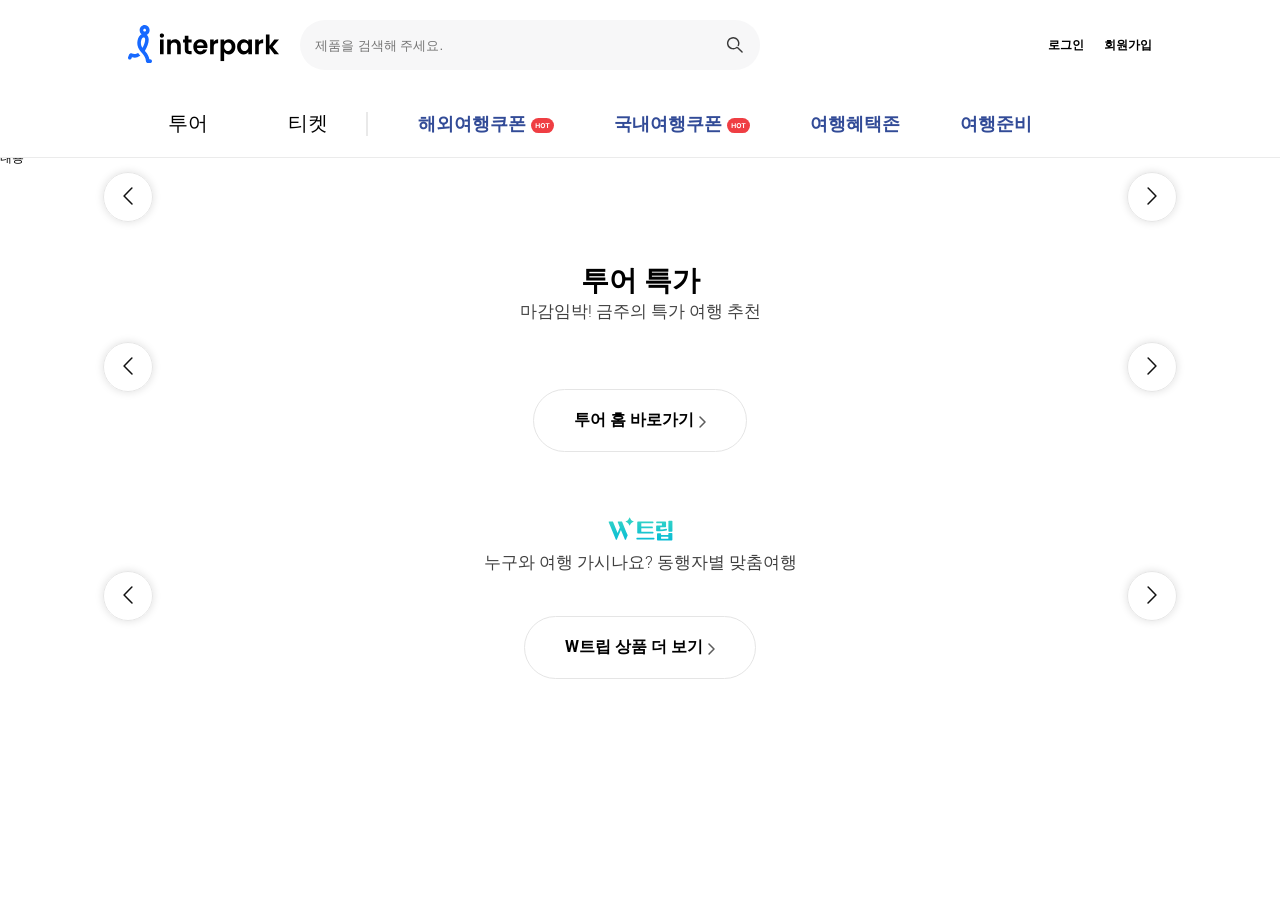
<file: public/index.html>
<!DOCTYPE html>
<html lang="ko">
  <head>
    <meta charset="UTF-8" />
    <meta name="viewport" content="width=device-width, initial-scale=1.0" />
    <title>나의 til</title>
    <!-- 외부라이브러리 -->
    <link
      rel="stylesheet"
      href="https://cdn.jsdelivr.net/npm/swiper@11/swiper-bundle.min.css"
    />
    <script src="https://cdn.jsdelivr.net/npm/swiper@11/swiper-bundle.min.js"></script>

    <link rel="stylesheet" href="css/common.css" />
    <link rel="stylesheet" href="css/header.css" />
    <link rel="stylesheet" href="css/banner.css" />
    <link rel="stylesheet" href="css/tour.css" />
    <link rel="stylesheet" href="css/trip.css" />

    <!-- js 초기 코드  -->
    <script src="js/index.js"></script>
    <script src="js/header.js"></script>
    <script src="js/banner.js"></script>
    <script src="js/tour.js"></script>
    <!-- <script src="js/trip.js"></script> -->
  </head>

  <body>
    <!-- 전체 레이아웃  -->
    <div class="wrap">
      <!-- 상단 -->
      <header class="header">
        <div class="layout">
          <!-- 상단의 위 -->
          <div class="header_top">
            <div class="header_top_left">
              <!-- 로고 -->
              <div class="logo">
                <a href="http://www.interpark.com" target="_blank">
                  <img src="images/logo.svg" alt="로고" title="인터파크" />
                </a>
              </div>
              <!-- 제품검색 -->
              <div class="search">
                <!-- 제품 검색 API 연동 -->
                <form class="search_form">
                  <input
                    class="search_form_word"
                    type="text"
                    placeholder="제품을 검색해 주세요."
                  />
                  <input
                    class="search_form_button"
                    type="submit"
                    value="검색"
                  />
                </form>
              </div>
            </div>
            <div class="header_top_right">
              <ul class="member">
                <li><a href="#">로그인</a></li>
                <li><a href="#">회원가입</a></li>
              </ul>
            </div>
          </div>
          <!-- 상단의 아래 -->
          <div class="header_bottom">
            <div class="header_bottom_nav">
              <ul class="nav">
                <li class="home"><a href="#" class="focus">홈</a></li>
                <li><a href="#">투어</a></li>
                <li><a href="#">티켓</a></li>
              </ul>
            </div>
            <div class="header_bottom_eventmenu">
              <ul class="cupon">
                <li>
                  <a href="#">
                    해외여행쿠폰
                    <img
                      src="images/badge_hot.svg"
                      alt="해외여행쿠폰"
                      title="해외여행쿠폰"
                    />
                  </a>
                </li>
                <li>
                  <a href="#">
                    국내여행쿠폰
                    <img
                      src="images/badge_hot.svg"
                      alt="국내여행쿠폰"
                      title="국내여행쿠폰"
                    />
                  </a>
                </li>
                <li><a href="#">여행혜택존</a></li>
                <li><a href="#">여행준비</a></li>
              </ul>
            </div>
          </div>
        </div>
      </header>
      <!-- 모바일 상단 -->
      <div class="m_header">
        <div class="m_header_menu">
          <a href="#">홈</a>
          <a href="#">투어</a>
          <a href="#">티켓</a>
        </div>
        <div class="m_header_search">
          <a href="#">
            <img src="images/btn_search.svg" alt="제품검색" />
          </a>
        </div>
      </div>
      <!-- 메인 -->
      <main class="main">
        <!-- 안내창-->
        <div class="popup">
          <div class="popup_content">내용</div>
        </div>
        <!-- 자연스러운 반응형 계산법 -->
        <div class="layout">
          <!-- Banner -->
          <div class="banner">
            <!-- 절대로 swiper 단어 고치지 않는다 -->
            <div class="swiper sw_banner">
              <div class="swiper-wrapper">
                <!-- API 연동 -->
              </div>
            </div>

            <div class="swiper-pagination sw_banner_pg"></div>

            <button class="slide_bt banner_prev slide_bt_left">
              <img src="images/slider_arrow.svg" alt="left" title="left" />
            </button>

            <button class="slide_bt banner_next slide_bt_right">
              <img src="images/slider_arrow.svg" alt="right" title="right" />
            </button>
          </div>
          <!-- Tour -->
          <div class="tour">
            <div class="section_top">
              <h2 class="section_title">투어 특가</h2>
              <span class="section_desc">마감임박! 금주의 특가 여행 추천</span>
            </div>
            <div class="section_list">
              <!--Start 목록영역 -->
              <div class="section_category">
                <ul class="section_category_bts">
                  <!-- API 연동 -->
                </ul>
              </div>
              <div class="section_slide_wrap">
                <div class="section_slide"></div>
                <!-- Swipe 투어 영역 -->
                <div class="swiper sw_tour">
                  <div class="swiper-wrapper">
                    <!-- API 연동 -->
                  </div>
                </div>
                <button class="slide_bt tour_prev slide_bt_left">
                  <img src="images/slider_arrow.svg" alt="left" title="left" />
                </button>

                <button class="slide_bt tour_next slide_bt_right">
                  <img
                    src="images/slider_arrow.svg"
                    alt="right"
                    title="right"
                  />
                </button>
              </div>
              <!--End 목록영역 -->
            </div>
            <div class="section_bts">
              <a href="#">
                투어 홈 바로가기
                <img
                  src="images/icon_linkArrow.svg"
                  alt="투어 홈 바로가기"
                  title="투어 홈 바로가기"
                />
              </a>
            </div>
          </div>
          <!-- Trip -->
          <div class="trip">
            <div class="section_trip_top">
              <h2 class="section_title">
                <img
                  src="images/icon_w_trip_new.svg"
                  alt="W트립 상품 더 보기"
                  title="W트립 상품 더 보기"
                />
              </h2>
              <span class="section_desc"
                >누구와 여행 가시나요? 동행자별 맞춤여행</span
              >
            </div>

            <div class="section_slide">
              <!-- Swipe 투어 영역 -->
              <div class="swiper sw_trip">
                <div class="swiper-wrapper">
                  <!-- API 연동 -->
                </div>
              </div>
              <!-- 버튼 -->
              <button class="slide_bt trip_prev slide_bt_left">
                <img src="images/slider_arrow.svg" alt="left" title="left" />
              </button>

              <button class="slide_bt trip_next slide_bt_right">
                <img src="images/slider_arrow.svg" alt="right" title="right" />
              </button>
            </div>

            <!-- 트립 더보기 상품 -->
            <div class="section_bts">
              <a href="#">
                W트립 상품 더 보기
                <img
                  src="images/icon_linkArrow.svg"
                  alt="W트립 상품 더 보기"
                  title="W트립 상품 더 보기"
                />
              </a>
            </div>
          </div>
          <!-- Ticket -->
          <div></div>
          <!-- Live -->
          <div></div>
        </div>
      </main>
      <!-- 하단 -->
      <footer>
        <div></div>
      </footer>
    </div>
  </body>
</html>
</file>
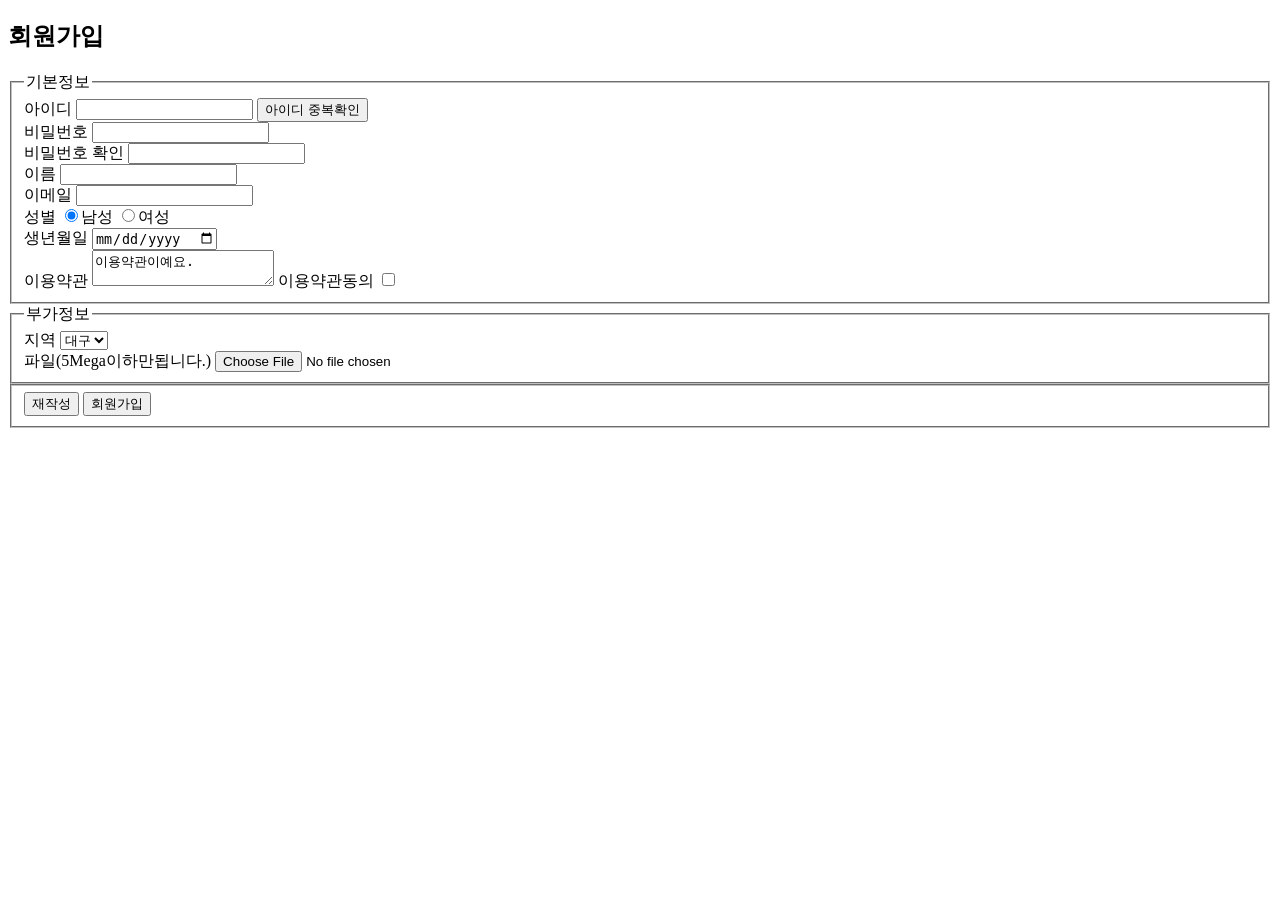
<file: form.html>
<!DOCTYPE html>
<!-- ! 하고 탭 -->
<html lang="ko">
  <head>
    <meta charset="UTF-8" />
    <meta name="viewport" content="width=device-width, initial-scale=1.0" />
    <title>회원가입</title>
  </head>
  <body>
    <!-- 회원가입 창 작성칸 -->
    <div class="join_form">
      <h2>회원가입</h2>
      <form action="member_join.jsp" method="get">
        <!-- 기본정보 -->
        <fieldset>
          <legend>기본정보</legend>
          <label>아이디</label>
          <input
            type="text"
            id="userid"
            name="userid"
            minlength="8"
            maxlength="16"
            required
          />
          <button>아이디 중복확인</button>
          <br />

          <label for="">비밀번호</label>

          <input
            id="pass"
            name="pass"
            type="text"
            id="userid"
            minlength="8"
            maxlength="16"
            required
          />
          <br />
          <label for="pass2">비밀번호 확인</label>
          <input
            id="pass2"
            type="password"
            minlength="8"
            maxlength="16"
            required
          />
          <br />

          <label>이름</label>
          <input type="text" name="name" readonly />
          <br />

          <label>이메일</label>
          <input type="email" name="name" readonly />
          <br />

          <label>성별</label>
          <input type="radio" name="gender" value="1" checked />남성
          <input type="radio" name="gender" value="female" />여성
          <br />

          <label>생년월일</label>
          <input type="date" name="birthday" />
          <br />

          <label>이용약관</label>
          <textarea readonly>이용약관이예요.</textarea>

          <label>이용약관동의</label>
          <input type="checkbox" name="agree" />
        </fieldset>

        <!-- 부가정보 -->
        <fieldset>
          <legend>부가정보</legend>
          <label>지역</label>
          <select name="city">
            <option>대구</option>
            <option value="dg">서울</option>
            <option value="se">부산</option>
          </select>

          <br />
          <label>파일(5Mega이하만됩니다.)</label>
          <input type="file" name="file" />
        </fieldset>

        <!-- 버튼 -->
        <fieldset>
          <input type="reset" value="재작성" />
          <input type="submit" value="회원가입" />
        </fieldset>
      </form>
    </div>
  </body>
</html>
</file>
<file: public/css/common.css>
@charset "utf-8";
@import url("https://fonts.googleapis.com/css2?family=Noto+Sans:ital,wght@0,100..900;1,100..900&family=Roboto:ital,wght@0,100..900;1,100..900&display=swap");

* {
  box-sizing: border-box;
  margin: 0;
  padding: 0;
  outline-style: none;
}

/* 태그 선택 : 추천하는 각 태그별 기본값 */
a {
  text-decoration: none;
  /* 디자인 보고 수정 */
  color: #000000;
}
ul {
  list-style: none;
}
html {
  width: 100%;
  /* 반응형 최소 너비 설정 */
  min-width: 540px;
  /* 가로 스크롤은 UI 상 좋지 않아요 */
  overflow-x: hidden;

  /* 디자인 보고 수정 */
  font-size: 12px;
}

body {
  width: 100%;
  /* 글꼴이 필요로 함. */
  font-family: "Segoe UI", Roboto, Arial, "Noto Sans", sans-serif;
  font-size: 1rem;
  letter-spacing: 0px;
  /* 디자인 보고 수정 */
  color: #000000;
  word-spacing: 0px;
}
.wrap {
  width: 100%;
}
.layout {
  width: 100%;
  max-width: 1280px;

  margin: 0 auto;
  /* margin-top: 0;
  margin-bottom: 0;
  margin-left: auto;
  margin-right: auto; */
}
/* 반응형 작업 */
@media all and (max-width: 1280px) {
  .layout {
    max-width: 1024px;
  }
}
@media all and (max-width: 1024px) {
  .layout {
    max-width: 760px;
  }
}
@media all and (max-width: 760px) {
  .layout {
    max-width: 100%;
  }
}

/* header 가 fixed 가 되면 강제로 padding 넣기 */
.main_fixed {
  padding-top: 150px;
}

/* sldie 관련 공통 */
.slide_bt {
  position: absolute;
  top: 50%;

  z-index: 100;
  /* transform: translateY(-50%); */
  width: 50px;
  height: 50px;
  background-color: rgba(255, 255, 255, 0.85);

  border: 1px solid #e6e6e6;
  border-radius: 50%;
  box-shadow: 0 0 8px rgba(0, 0, 0, 0.13);

  cursor: pointer;
}
.slide_bt_left {
  left: 0;
  transform: translateX(-50%) translateY(-50%) rotateY(180deg);
}
.slide_bt_right {
  right: 0;
  transform: translateX(50%) translateY(-50%);
}
/* swiper 버튼 비활성시 표현 */
.swiper-button-disabled {
  display: none !important;
}
</file>
<file: public/css/header.css>
main {
  padding-top: 150px;
}

.header {
  position: fixed;
  left: 0;
  top: 0;
  z-index: 999;
  width: 100%;
  background-color: #ffffff;
  border-bottom: 1px solid #ebebeb;
}
.header_down {
  position: fixed;
  top: 0;
  left: 0;
  z-index: 999;
  width: 100%;
}

.header_top {
  /* 좌표 기준을 세워주자 */
  position: relative;
  display: flex;
  justify-content: space-between;
  align-items: center;
  width: 100%;

  /* margin-top: 30px; */
  /* margin-bottom: 30px; */
  margin: 20px 0;
}
.header_top_down {
  padding: 0px;
}

.header_top_left {
  display: flex;
  align-items: center;
  gap: 20px;
}

.logo > a > img {
  width: 152px;
  height: auto;
}

.search {
}
.search_down {
  position: absolute;
  top: 25px;
  left: 350px;
}

.search_form {
  display: flex;
  align-items: center;
  width: 460px;
}

.search_form_word {
  width: calc(100% - 50px);
  height: 50px;
  background-color: #f7f7f8;
  border: none;
  border-radius: 25px 0px 0px 25px;
  padding-left: 15px;
}
.search_form_button {
  width: 50px;
  height: 50px;
  font-size: 0;

  /* background-color: red;
  background-image: url("../images/btn_search.svg");
  background-repeat: no-repeat;
  background-position: center;
  background-size: 18px; */

  background: #f7f7f8 url("../images/btn_search.svg") no-repeat center;
  background-color: #f7f7f8;
  background-size: 18px;
  border: none;
  border-radius: 0px 25px 25px 0px;
  cursor: pointer;
}

.header_top_right {
  position: relative;
}
.member {
  display: flex;
  gap: 20px;
}
.home {
  display: none;
}

.member_down {
  position: absolute;
  top: 30px;
  right: 0;
}

.member > li > a {
  font-size: 12px;
  font-weight: 700;
  line-height: 16px;
  color: #000000;
}

.header_bottom {
  display: flex;
  align-items: center;
  width: 100%;
}
.header_bottom_nav {
}
.nav {
  position: relative;
  display: flex;
  gap: 0px;
}
.nav::after {
  position: absolute;
  /* top: calc(100% - 50% - 24px / 2); */
  top: 50%;
  right: 0;
  display: block;

  width: 2px;
  height: 24px;
  background-color: #e9e9e9;
  transform: translateY(-50%);
  content: "";
}

.nav li a {
  position: relative;

  display: block;
  padding: 20px 40px;
  font-size: 20px;
  font-weight: 400;
}

.nav li a.focus {
  font-weight: 700 !important;
}

.nav li a.focus::after {
  position: absolute;
  bottom: 0;
  left: 0;

  display: block;
  width: 100%;
  height: 4px;
  background-color: #1c1c1c;
  content: "";
}

.header_bottom_eventmenu {
}
.cupon {
  display: flex;
  align-items: center;
  gap: 20px;
  margin-left: 30px;
}
.cupon > li > a {
  display: flex;
  align-items: center;
  padding: 0 20px;

  font-size: 18px;
  font-weight: 600;
  color: #324b97;
  gap: 5px;
}
.cupon > li > a > img {
  transform: translateY(10%);
}
/* 모바일 헤더 */
.m_header {
  padding: 0 20px;

  display: none;
  position: fixed;
  left: 0;
  top: 0;
  width: 100%;
  height: 54px;
  background-color: #fff;
  border-bottom: 1px solid #ebebeb;
  z-index: 999;
}

.m_header_menu {
  display: flex;
  align-items: center;
  gap: 15px;
}
.m_header_menu a {
  font-size: 22px;
  font-weight: 400;
}
.m_header_search {
  display: flex;
  align-items: center;
}
.m_header_search a {
}

/* 반응형 작업 */
@media all and (max-width: 1024px) {
  main {
    padding-top: 54px;
  }
  .header {
    display: none;
  }
  .m_header {
    display: flex;
    justify-content: space-between;
    align-content: center;
  }
}
</file>
<file: public/css/banner.css>
.banner {
  position: relative;
  margin-top: 30px;
}
/* 스크롤시 헤더 높이가 반영안되는 부분 반영해서 레이아웃 적용 */
.banner_fix {
  padding-top: 50px;
}
.banner_slide {
  display: flex;
  gap: 25px;
}
.sw_banner {
  border-radius: 15px;
}

.banner_list {
  overflow: hidden;
  border-radius: 15px;
}
/* 이미지가 영역에 가득 채워지고 비율이 유지되도록 처리  */
.banner_list img {
  display: block;
  width: 100%;
  height: 100%;
  /* 비율을 유지하면서 영역에 이미지 가득 채우기 */
  object-fit: cover;
}
/* 반응형 코드 */
.sw_banner_pg {
  bottom: -25px !important;
  display: none;
}

@media all and (max-width: 1024px) {
  .sw_banner_pg {
    display: block;
  }
  .sw_banner_pg .sw {
  }
}
@media all and (max-width: 960px) {
  .sw_banner {
    width: 350px;
  }
  .sw_banner_pg {
    bottom: 10px !important;
  }
}
/* 평상시 버튼 모습 */
.sw_banner_pg .swiper-pagination-bullet {
}
/* 포커스시 버튼 모습 */
.sw_banner_pg .swiper-pagination-bullet-active {
  background-color: #fff !important;
}
</file>
<file: public/css/tour.css>
.tour {
  position: relative;
  margin-top: 65px;
}
.section_top {
  padding-bottom: 22px;
}
/*
    영역 안에 가운데
    text-align: center;
    */
.section_title {
  font-size: 28px;
  font-weight: 700;
  text-align: center;
}
.section_desc {
  display: block;
  font-size: 17px;
  font-weight: 300;
  text-align: center;
  color: rgba(0, 0, 0, 0.75);
}
.section_list {
  position: relative;
}
.section_category {
  display: flex;
  justify-content: center;
  padding-bottom: 24px;
}
.section_category_bts {
  display: flex;
  gap: 6px;
}
.section_category_bts > li {
}
.section_category_bts > li > button {
  padding: 12px 20px;
  font-size: 14px;
  font-weight: 400;
  background-color: #fff;
  border: 1px solid rgba(0, 0, 0, 0.13);
  border-radius: 40px;
  box-shadow: 0 0 8px rgba(0, 0, 0, 0.05);
  transition: all 0.4s;
  cursor: pointer;
}
.section_category_bts > li > button.cate_focus {
  font-weight: 700;
  color: #fff;
  background-color: #333;
  border: 1px solid #333;
}
.section_slide {
  position: relative;
  margin-bottom: 20px;
}
.item {
  position: relative;
  overflow: hidden;
  border: 1px solid #e5e5e5;
  border-radius: 10px;
}
.item > a {
}
.item_image {
  width: 100%;
  height: 250px;
  overflow: hidden;
  margin-bottom: 25px;
}
.item_image > img {
  display: block;
  width: 100%;
  /* 비율을 유지하면서 영역에 이미지 가득 채우기 */
  height: 100%;
  object-fit: cover;
}
.item_name {
  position: absolute;
  top: 235px;
  left: 20px;
  padding: 10px;
  font-size: 14px;
  font-weight: 600;
  color: #fff;

  background-color: #1769ff;

  border-radius: 4px;
}
.item_text {
  padding: 20px;
  padding-top: 5px;
}
.item_cupon {
  display: block;
  /* 말줄임 처리 */
  overflow: hidden;
  font-size: 14px;
  font-weight: 500;
  color: #1769ff;
  /* 줄내림 방지 */
  white-space: nowrap;
  text-overflow: ellipsis;
}
.item_desc {
  display: block;
  /* 말줄임 처리 */
  overflow: hidden;
  font-size: 14px;
  font-weight: 400;
  color: #333;
  /* 줄내림 방지 */
  white-space: nowrap;
  text-overflow: ellipsis;
}
.item_price {
  display: block;
  font-size: 16px;
  font-weight: 400;
}
.item_price > b {
  font-size: 20px;
  font-weight: 700;
  color: #000;
}
.section_bts {
  position: relative;
  display: flex;
  justify-content: center;
}
.section_bts > a {
  display: flex;
  align-items: center;
  padding: 20px 40px;
  font-size: 16px;
  font-weight: 700;
  background-color: #fff;
  border: 1px solid #e5e5e5;
  border-radius: 40px;
  gap: 5px;
}
.section_bts > a > img {
  transform: translateY(1px);
}
/* 반응형 */
@media all and (max-width: 1024px) {
  .tour {
    border-top: 8px solid #f4f4f4;
    margin-top: 50px;
    padding-top: 10px;
  }
  .tour .section_top {
    padding-bottom: 12px;
  }
  .tour .section_title {
    font-size: 21px;
  }
  .tour .section_desc {
    font-size: 15px;
  }
  .tour .section_category {
    padding-bottom: 12px;
  }
  .section_category_bts > li > button {
    padding: 9px 20px;
  }
  .tour .section_slide {
    width: 760px;
    overflow: hidden;
  }
  .section_slide_wrap {
    width: 760px;
    overflow: hidden;
  }
  /* 반응형 슬라이드 높이 설정 */
  .item {
    height: 222px !important;
  }
  .item_image {
    height: 138px !important;
    margin-bottom: 15px !important;
  }
  .item_name {
    top: 127px;
    left: 8px;
    padding: 3px;
    font-size: 11px;
    font-weight: 500;
    border-radius: 4px;
  }
  .item_cupon {
  }
  .item_desc {
  }
  .item_price {
    font-size: 14px;
  }
  .item_price > b {
    font-size: 14px;
  }
  .item_text {
    padding: 5px;
  }

  .section_bts > a {
    justify-content: center;
    width: 100%;
    padding: 15px;
    border-radius: 4px;
  }
}
</file>
<file: public/css/trip.css>
.trip {
  position: relative;
  margin-top: 65px;
}
.section_trip_top {
  padding-bottom: 22px;
}
.section_title {
  font-size: 28px;
  font-weight: 700;
  text-align: center;
}
.section_desc {
  display: block;
  font-size: 17px;
  font-weight: 300;
  text-align: center;
  color: rgba(0, 0, 0, 0.75);
}
.section_list {
  position: relative;
}
.section_category {
  display: flex;
  justify-content: center;
  padding-bottom: 24px;
}
.section_category_bts {
  display: flex;
  gap: 6px;
}
.section_category_bts > li {
}
.section_category_bts > li > button {
  padding: 12px 20px;
  font-size: 14px;
  font-weight: 400;
  background-color: #fff;
  border: 1px solid rgba(0, 0, 0, 0.13);
  border-radius: 40px;
  box-shadow: 0 0 8px rgba(0, 0, 0, 0.05);
  transition: all 0.4s;
  cursor: pointer;
}
.section_category_bts > li > button.cate_focus {
  font-weight: 700;
  color: #fff;
  background-color: #333;
  border: 1px solid #333;
}
.section_slide {
  position: relative;
  margin-bottom: 20px;
}
.item {
  position: relative;
  overflow: hidden;
  border: 1px solid #e5e5e5;
  border-radius: 10px;
}
.item > a {
}
.item_image {
  width: 100%;
  height: 250px;
  overflow: hidden;
  margin-bottom: 25px;
}
.item_image > img {
  display: block;
  width: 100%;
  /* 비율을 유지하면서 영역에 이미지 가득 채우기 */
  height: 100%;
  object-fit: cover;
}
.item_name {
  position: absolute;
  top: 235px;
  left: 20px;
  padding: 10px;
  font-size: 14px;
  font-weight: 600;
  color: #fff;

  background-color: #1769ff;

  border-radius: 4px;
}
.item_text {
  padding: 20px;
  padding-top: 5px;
}
.item_cupon {
  display: block;
  /* 말줄임 처리 */
  overflow: hidden;
  font-size: 14px;
  font-weight: 500;
  color: #1769ff;
  /* 줄내림 방지 */
  white-space: nowrap;
  text-overflow: ellipsis;
}
.item_desc {
  display: block;
  /* 말줄임 처리 */
  overflow: hidden;
  font-size: 14px;
  font-weight: 400;
  color: #333;
  /* 줄내림 방지 */
  white-space: nowrap;
  text-overflow: ellipsis;
}
.item_price {
  display: block;
  font-size: 16px;
  font-weight: 400;
}
.item_price > b {
  font-size: 20px;
  font-weight: 700;
  color: #000;
}
.section_bts {
  position: relative;
  display: flex;
  justify-content: center;
}
.section_bts > a {
  display: flex;
  align-items: center;
  padding: 20px 40px;
  font-size: 16px;
  font-weight: 700;
  background-color: #fff;
  border: 1px solid #e5e5e5;
  border-radius: 40px;
  gap: 5px;
}
.section_bts > a > img {
  transform: translateY(1px);
}

.slide_bt {
  position: absolute;
  top: 50%;
  /* 버튼 앞으로 */
  z-index: 100;
  /* transform: translateY(-50%); */
  width: 50px;
  height: 50px;
  background-color: rgba(255, 255, 255, 0.85);
  border: none;

  border: 0.5px solid #e6e6e6;
  border-radius: 50px;
  box-shadow: 0 0 8px rgba(0, 0, 0, 0.13);

  cursor: pointer;
}
.slide_bt_left {
  left: 0;
  transform: translateX(-50%) translateY(-50%) rotateY(180deg);
}
.slide_bt_right {
  right: 0;
  transform: translateX(50%) translateY(-50%);
}
</file>
